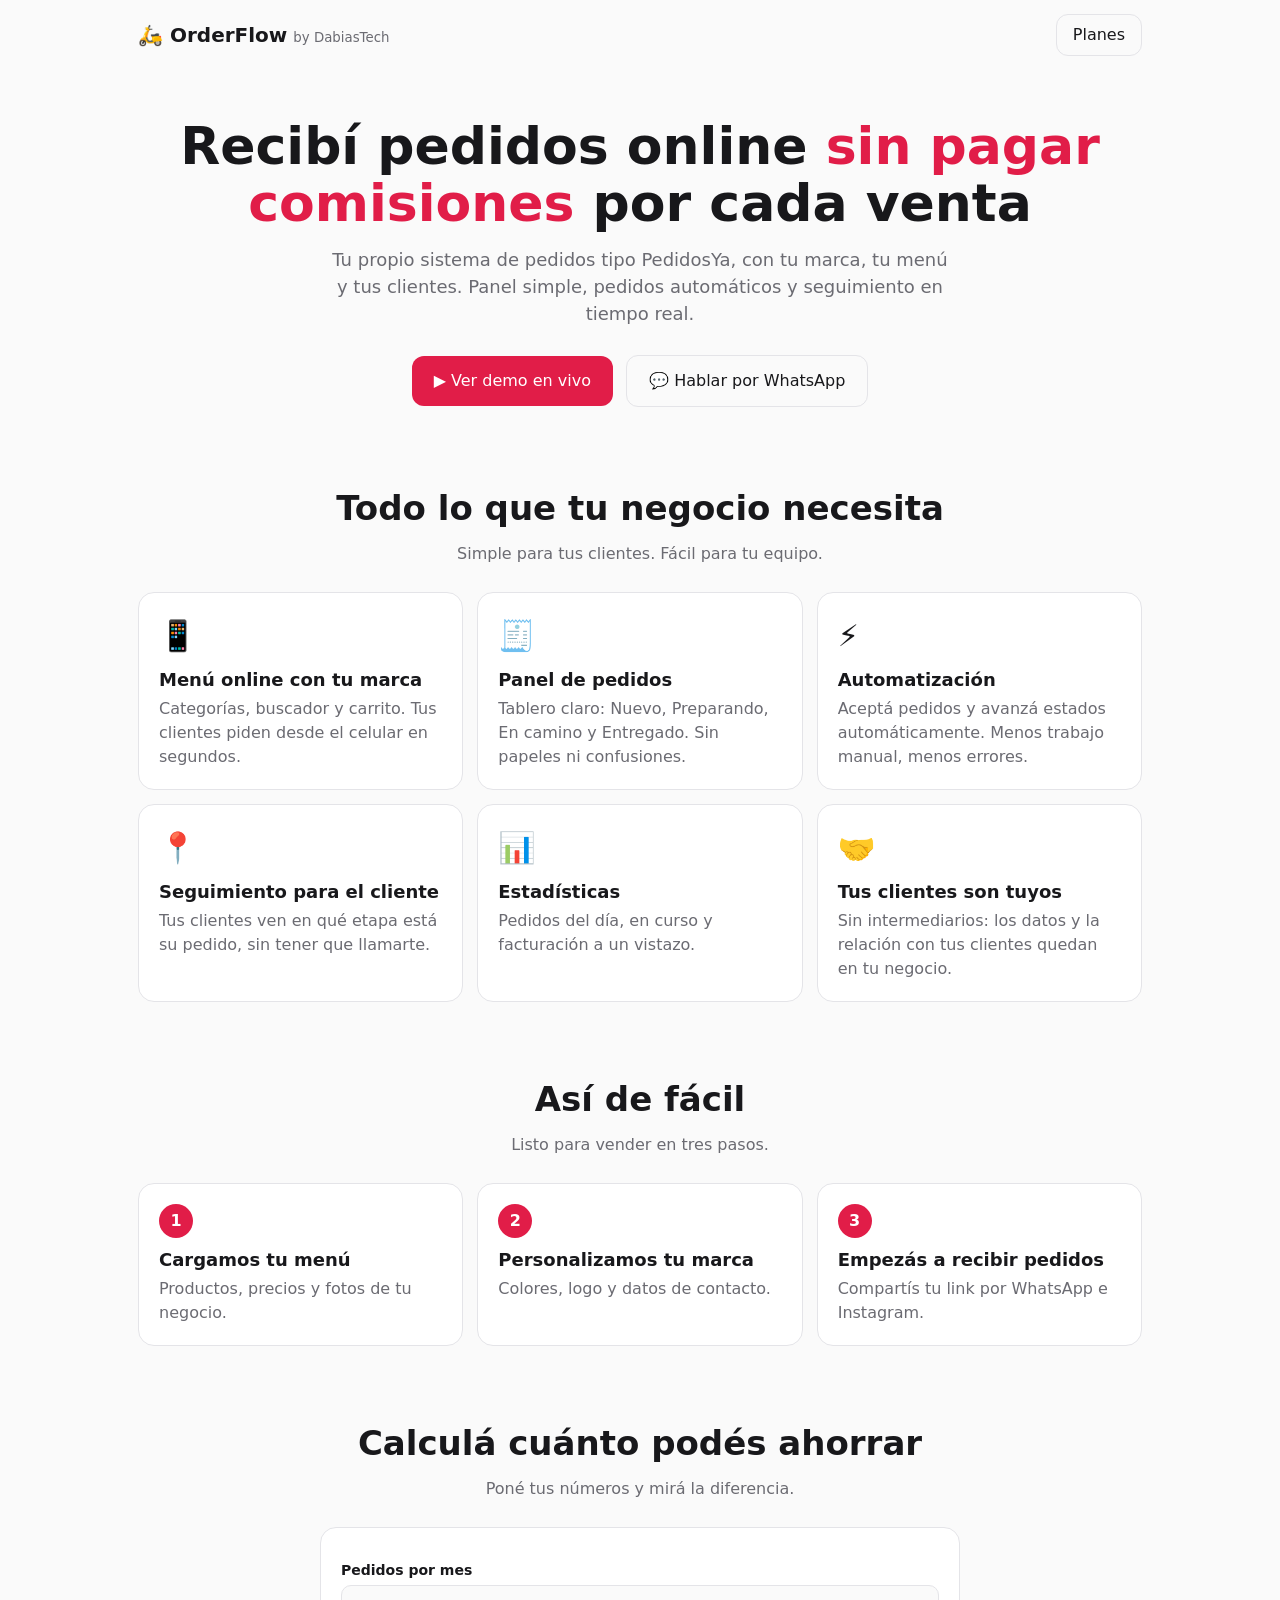
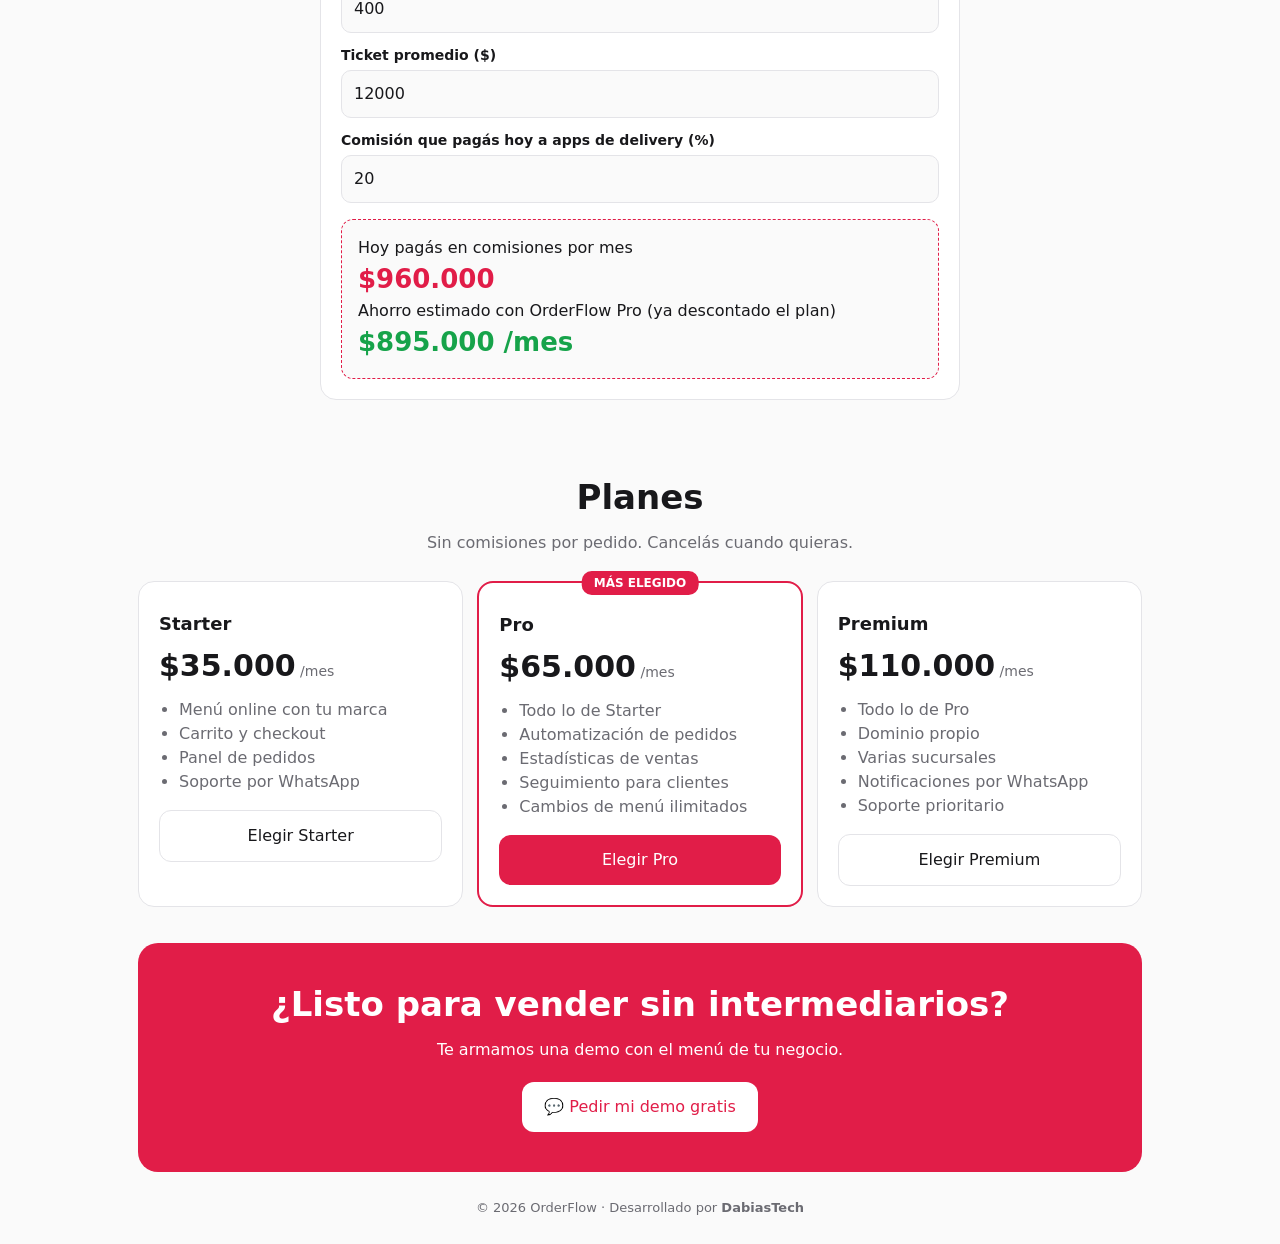
<file: orderflow-ventas.html>
<!DOCTYPE html>
<html lang="es"><head><meta charset="utf-8">
<meta name="viewport" content="width=device-width, initial-scale=1, viewport-fit=cover">
<title>OrderFlow · Sistema de pedidos para tu negocio · DabiasTech</title>
<style>
:root{--bg:#fafafa;--card:#fff;--tx:#18181b;--mu:#6b6b72;--ac:#e11d48;--bd:#e4e4e8;--ok:#16a34a;color-scheme:light;box-sizing:border-box;padding-top:env(safe-area-inset-top,0px);padding-bottom:env(safe-area-inset-bottom,0px)}
@media (prefers-color-scheme:dark){:root:not([data-theme="light"]){--bg:#101012;--card:#1b1b1e;--tx:#f4f4f5;--mu:#a0a0a8;--bd:#2c2c31;color-scheme:dark}}
:root[data-theme="dark"]{--bg:#101012;--card:#1b1b1e;--tx:#f4f4f5;--mu:#a0a0a8;--bd:#2c2c31;color-scheme:dark}
*{box-sizing:border-box}html{scroll-padding-top:env(safe-area-inset-top,0px);scroll-behavior:smooth}
body{margin:0;background:var(--bg);color:var(--tx);font:16px/1.5 system-ui,-apple-system,"Segoe UI",Roboto,sans-serif}
.w{max-width:1040px;margin:0 auto;padding:0 18px}
nav{display:flex;align-items:center;justify-content:space-between;padding:14px 0}
nav b{font-size:20px}nav small{color:var(--mu);margin-left:6px}
.hero{text-align:center;padding:48px 0 36px}
.hero h1{font-size:clamp(30px,6vw,52px);line-height:1.1;margin:0 0 14px}
.hero h1 em{color:var(--ac);font-style:normal}
.hero p{color:var(--mu);max-width:620px;margin:0 auto 24px;font-size:18px}
.btn{display:inline-block;background:var(--ac);color:#fff;text-decoration:none;border:0;border-radius:12px;padding:13px 22px;font:600 16px inherit;cursor:pointer;margin:4px}
.btn.o{background:transparent;color:var(--tx);border:1px solid var(--bd)}
section{padding:36px 0}
h2{font-size:clamp(24px,4vw,34px);text-align:center;margin:0 0 8px}
.sub{text-align:center;color:var(--mu);margin:0 0 26px}
.g{display:grid;grid-template-columns:repeat(auto-fit,minmax(250px,1fr));gap:14px}
.c{background:var(--card);border:1px solid var(--bd);border-radius:16px;padding:20px}
.c .i{font-size:30px}.c h3{margin:8px 0 4px;font-size:18px}.c p{margin:0;color:var(--mu)}
.n{width:34px;height:34px;border-radius:50%;background:var(--ac);color:#fff;display:grid;place-items:center;font-weight:700}
.calc{max-width:640px;margin:0 auto}
label{display:block;font-weight:600;margin:12px 0 4px;font-size:14px}
input[type=number]{width:100%;padding:11px 12px;border:1px solid var(--bd);border-radius:10px;background:var(--bg);color:var(--tx);font:inherit}
.res{margin-top:16px;padding:16px;border-radius:12px;background:var(--bg);border:1px dashed var(--ac)}
.res b{font-size:26px;color:var(--ok);display:block}
.pl.f{border:2px solid var(--ac);position:relative}
.pl .p{font-size:30px;font-weight:800;margin:6px 0}.pl .p small{font-size:14px;font-weight:400;color:var(--mu)}
.pl ul{padding-left:20px;margin:10px 0 16px;color:var(--mu)}
.tag{position:absolute;top:-12px;left:50%;transform:translateX(-50%);background:var(--ac);color:#fff;font-size:12px;font-weight:700;padding:3px 12px;border-radius:10px}
.pl .btn{display:block;text-align:center;margin:0}
.cta{text-align:center;background:var(--ac);color:#fff;border-radius:20px;padding:36px 18px}
.cta .btn{background:#fff;color:var(--ac)}
footer{text-align:center;color:var(--mu);font-size:13px;padding:26px 0}
</style></head><body>
<div class="w">
<nav><div><b>🛵 OrderFlow</b><small>by DabiasTech</small></div><a class="btn o" style="padding:8px 16px;margin:0" href="#planes">Planes</a></nav>

<div class="hero">
 <h1>Recibí pedidos online <em>sin pagar comisiones</em> por cada venta</h1>
 <p>Tu propio sistema de pedidos tipo PedidosYa, con tu marca, tu menú y tus clientes. Panel simple, pedidos automáticos y seguimiento en tiempo real.</p>
 <a class="btn" id="demo" href="#" target="_blank" rel="noopener">▶ Ver demo en vivo</a>
 <a class="btn o" class="wa" href="#" data-wa="Hola! Quiero información sobre OrderFlow para mi negocio">💬 Hablar por WhatsApp</a>
</div>

<section><h2>Todo lo que tu negocio necesita</h2><p class="sub">Simple para tus clientes. Fácil para tu equipo.</p>
<div class="g">
 <div class="c"><div class="i">📱</div><h3>Menú online con tu marca</h3><p>Categorías, buscador y carrito. Tus clientes piden desde el celular en segundos.</p></div>
 <div class="c"><div class="i">🧾</div><h3>Panel de pedidos</h3><p>Tablero claro: Nuevo, Preparando, En camino y Entregado. Sin papeles ni confusiones.</p></div>
 <div class="c"><div class="i">⚡</div><h3>Automatización</h3><p>Aceptá pedidos y avanzá estados automáticamente. Menos trabajo manual, menos errores.</p></div>
 <div class="c"><div class="i">📍</div><h3>Seguimiento para el cliente</h3><p>Tus clientes ven en qué etapa está su pedido, sin tener que llamarte.</p></div>
 <div class="c"><div class="i">📊</div><h3>Estadísticas</h3><p>Pedidos del día, en curso y facturación a un vistazo.</p></div>
 <div class="c"><div class="i">🤝</div><h3>Tus clientes son tuyos</h3><p>Sin intermediarios: los datos y la relación con tus clientes quedan en tu negocio.</p></div>
</div></section>

<section><h2>Así de fácil</h2><p class="sub">Listo para vender en tres pasos.</p>
<div class="g">
 <div class="c"><div class="n">1</div><h3>Cargamos tu menú</h3><p>Productos, precios y fotos de tu negocio.</p></div>
 <div class="c"><div class="n">2</div><h3>Personalizamos tu marca</h3><p>Colores, logo y datos de contacto.</p></div>
 <div class="c"><div class="n">3</div><h3>Empezás a recibir pedidos</h3><p>Compartís tu link por WhatsApp e Instagram.</p></div>
</div></section>

<section><h2>Calculá cuánto podés ahorrar</h2><p class="sub">Poné tus números y mirá la diferencia.</p>
<div class="c calc">
 <label>Pedidos por mes</label><input type="number" id="o" value="400" min="0" oninput="K()">
 <label>Ticket promedio ($)</label><input type="number" id="t" value="12000" min="0" oninput="K()">
 <label>Comisión que pagás hoy a apps de delivery (%)</label><input type="number" id="m" value="20" min="0" max="100" oninput="K()">
 <div class="res"><span class="mu">Hoy pagás en comisiones por mes</span><b id="r1" style="color:var(--ac)"></b>
 <span class="mu">Ahorro estimado con OrderFlow Pro (ya descontado el plan)</span><b id="r2"></b></div>
</div></section>

<section id="planes"><h2>Planes</h2><p class="sub">Sin comisiones por pedido. Cancelás cuando quieras.</p>
<div class="g" id="pl"></div></section>

<div class="cta"><h2 style="color:#fff">¿Listo para vender sin intermediarios?</h2><p style="margin:0 0 16px">Te armamos una demo con el menú de tu negocio.</p>
<a class="btn" href="#" data-wa="Hola! Quiero una demo de OrderFlow con el menú de mi negocio">💬 Pedir mi demo gratis</a></div>
<footer>© 2026 OrderFlow · Desarrollado por <b>DabiasTech</b></footer>
</div>
<script>
// ✏️ Editá estos datos antes de compartir la página
const WA='543364018313', DEMO='orderflow-demo.html';
const PLANS=[
 {n:'Starter',p:35000,f:['Menú online con tu marca','Carrito y checkout','Panel de pedidos','Soporte por WhatsApp']},
 {n:'Pro',p:65000,f:['Todo lo de Starter','Automatización de pedidos','Estadísticas de ventas','Seguimiento para clientes','Cambios de menú ilimitados'],star:1},
 {n:'Premium',p:110000,f:['Todo lo de Pro','Dominio propio','Varias sucursales','Notificaciones por WhatsApp','Soporte prioritario']}];
const f=n=>'$'+Math.round(n).toLocaleString('es-AR'),$=s=>document.querySelector(s);
$('#demo').href=DEMO;
document.querySelectorAll('[data-wa]').forEach(a=>a.href='https://wa.me/'+WA+'?text='+encodeURIComponent(a.dataset.wa));
$('#pl').innerHTML=PLANS.map(x=>`<div class="c pl ${x.star?'f':''}">${x.star?'<span class="tag">MÁS ELEGIDO</span>':''}<h3>${x.n}</h3><div class="p">${f(x.p)}<small> /mes</small></div><ul>${x.f.map(i=>`<li>${i}</li>`).join('')}</ul><a class="btn ${x.star?'':'o'}" href="https://wa.me/${WA}?text=${encodeURIComponent('Hola! Me interesa el plan '+x.n+' de OrderFlow')}">Elegir ${x.n}</a></div>`).join('');
function K(){const c=(+$('#o').value||0)*(+$('#t').value||0)*(+$('#m').value||0)/100;
 $('#r1').textContent=f(c);const s=c-PLANS[1].p;$('#r2').textContent=s>0?f(s)+' /mes':'$0';}
K();
</script></body></html>
</file>
